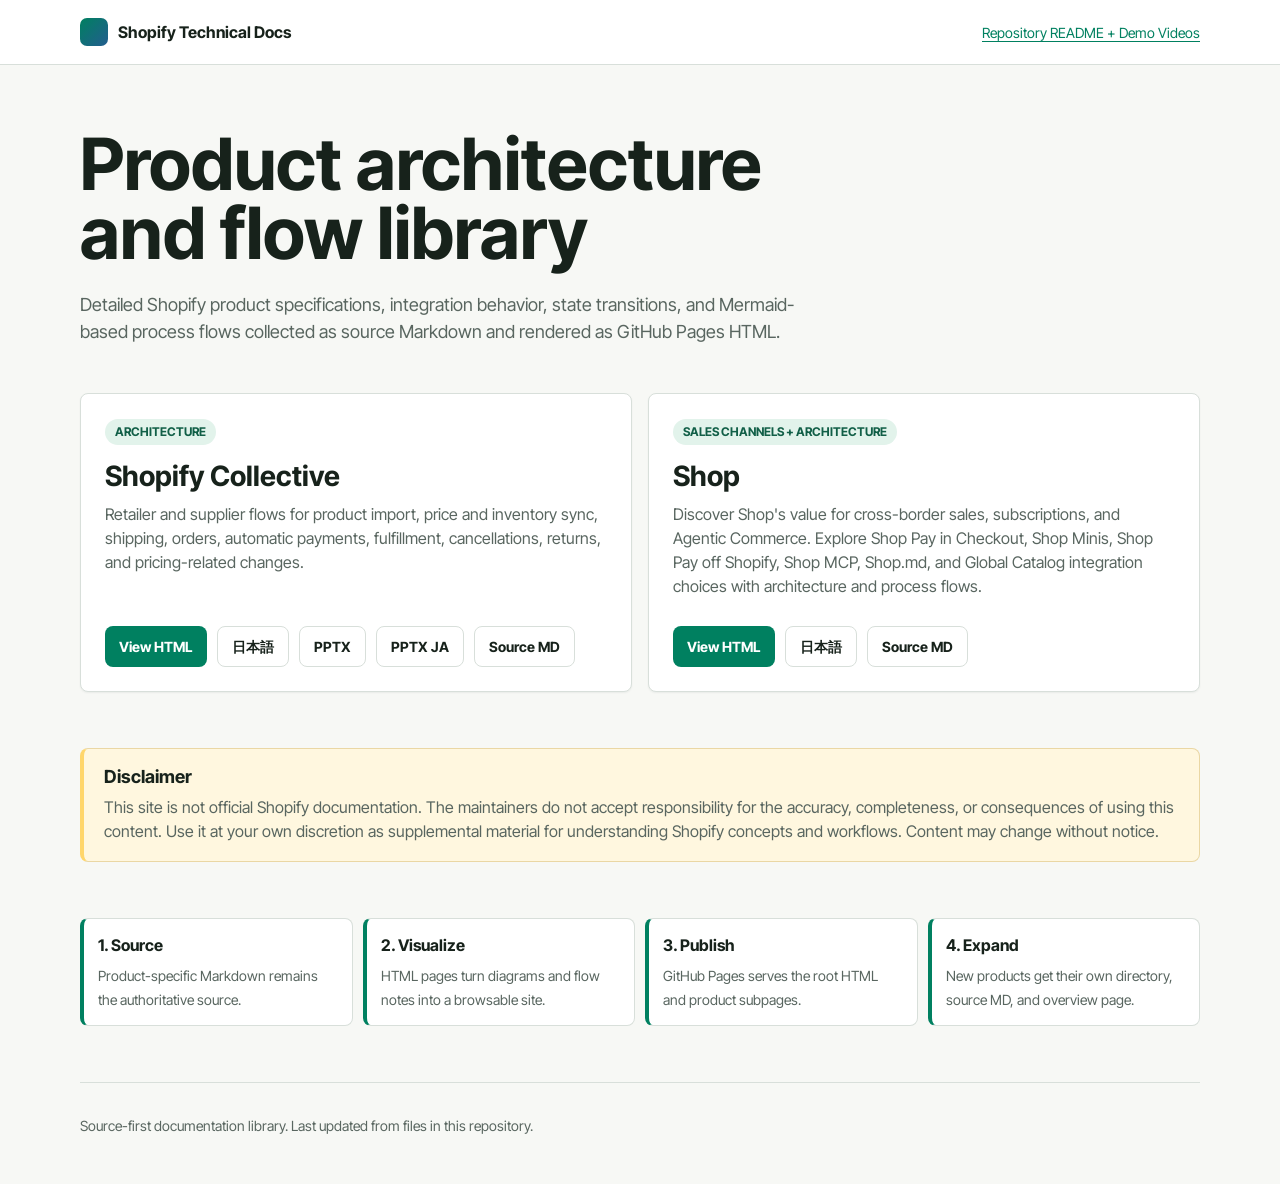
<file: index.html>
<!doctype html>
<html lang="en">
  <head>
    <meta charset="utf-8">
    <meta name="viewport" content="width=device-width, initial-scale=1">
    <title>Shopify Technical Docs</title>
    <meta name="description" content="A library of Shopify product specifications, architecture notes, and process flow visualizations.">
    <link rel="preconnect" href="https://fonts.googleapis.com">
    <link rel="preconnect" href="https://fonts.gstatic.com" crossorigin>
    <link href="https://fonts.googleapis.com/css2?family=Inter+Tight:wght@400;500;600;700;800&display=swap" rel="stylesheet">
    <style>
      :root {
        color-scheme: light;
        --ink: #17221b;
        --muted: #596660;
        --line: #d8dfda;
        --paper: #f7f8f5;
        --surface: #ffffff;
        --green: #008060;
        --green-soft: #e2f3eb;
        --blue: #235d8f;
        --blue-soft: #e7f0f8;
        --yellow: #ffd66b;
      }

      * {
        box-sizing: border-box;
      }

      body {
        margin: 0;
        background: var(--paper);
        color: var(--ink);
        font-family: "Inter Tight", ui-sans-serif, system-ui, -apple-system, BlinkMacSystemFont, "Segoe UI", sans-serif;
        line-height: 1.5;
      }

      a {
        color: var(--green);
        text-decoration-thickness: 0.08em;
        text-underline-offset: 0.18em;
      }

      .topbar {
        border-bottom: 1px solid var(--line);
        background: var(--surface);
      }

      .topbar-inner,
      main,
      footer {
        width: min(1120px, calc(100% - 32px));
        margin: 0 auto;
      }

      .topbar-inner {
        display: flex;
        align-items: center;
        justify-content: space-between;
        min-height: 64px;
        gap: 16px;
      }

      .brand {
        display: flex;
        align-items: center;
        gap: 10px;
        font-weight: 700;
      }

      .brand-mark {
        width: 28px;
        height: 28px;
        border-radius: 7px;
        background: linear-gradient(135deg, var(--green), var(--blue));
      }

      .source-actions {
        display: flex;
        flex-wrap: wrap;
        gap: 12px;
      }

      .source-link {
        font-size: 14px;
      }

      .intro {
        padding: 64px 0 40px;
      }

      h1 {
        max-width: 820px;
        margin: 0;
        font-size: clamp(40px, 6vw, 72px);
        line-height: 0.96;
        letter-spacing: 0;
      }

      .intro p {
        max-width: 760px;
        margin: 24px 0 0;
        color: var(--muted);
        font-size: 18px;
      }

      .library-grid {
        display: grid;
        grid-template-columns: repeat(auto-fit, minmax(280px, 1fr));
        gap: 16px;
        padding: 8px 0 56px;
      }

      .product-card {
        display: flex;
        min-height: 260px;
        flex-direction: column;
        justify-content: space-between;
        gap: 28px;
        padding: 24px;
        border: 1px solid var(--line);
        border-radius: 8px;
        background: var(--surface);
        box-shadow: 0 1px 2px rgba(23, 34, 27, 0.06);
      }

      .eyebrow {
        display: inline-flex;
        width: fit-content;
        align-items: center;
        border-radius: 999px;
        padding: 4px 10px;
        background: var(--green-soft);
        color: #115f47;
        font-size: 12px;
        font-weight: 700;
        text-transform: uppercase;
      }

      h2 {
        margin: 16px 0 10px;
        font-size: 28px;
        line-height: 1.1;
        letter-spacing: 0;
      }

      .product-card p {
        margin: 0;
        color: var(--muted);
      }

      .actions {
        display: flex;
        flex-wrap: wrap;
        gap: 10px;
      }

      .button {
        display: inline-flex;
        align-items: center;
        justify-content: center;
        min-height: 40px;
        border-radius: 8px;
        padding: 9px 14px;
        font-size: 14px;
        font-weight: 700;
        text-decoration: none;
      }

      .button.primary {
        background: var(--green);
        color: #ffffff;
      }

      .button.secondary {
        border: 1px solid var(--line);
        background: var(--surface);
        color: var(--ink);
      }

      .workflow {
        display: grid;
        grid-template-columns: repeat(4, minmax(0, 1fr));
        gap: 10px;
        margin: 0 0 56px;
      }

      .workflow-step {
        min-height: 92px;
        border: 1px solid var(--line);
        border-left: 4px solid var(--green);
        border-radius: 8px;
        background: var(--surface);
        padding: 14px;
      }

      .workflow-step strong {
        display: block;
        margin-bottom: 6px;
      }

      .workflow-step span {
        color: var(--muted);
        font-size: 14px;
      }

      .disclaimer {
        margin: 0 0 56px;
        border: 1px solid #ead7a4;
        border-left: 4px solid var(--yellow);
        border-radius: 8px;
        background: #fff7df;
        padding: 18px 20px;
      }

      .disclaimer h2 {
        margin: 0 0 8px;
        font-size: 18px;
      }

      .disclaimer p {
        margin: 0;
        color: var(--muted);
      }

      footer {
        padding: 32px 0 48px;
        border-top: 1px solid var(--line);
        color: var(--muted);
        font-size: 14px;
      }

      @media (max-width: 760px) {
        .topbar-inner {
          align-items: flex-start;
          flex-direction: column;
          padding: 16px 0;
        }

        .intro {
          padding-top: 40px;
        }

        .workflow {
          grid-template-columns: 1fr;
        }
      }
    </style>
  </head>
  <body>
    <header class="topbar">
      <div class="topbar-inner">
        <div class="brand">
          <span class="brand-mark" aria-hidden="true"></span>
          <span>Shopify Technical Docs</span>
        </div>
        <nav class="source-actions" aria-label="Source">
          <a class="source-link" href="https://github.com/shopify-apac-ts/shopify-technical-docs/blob/main/README.md">Repository README + Demo Videos</a>
        </nav>
      </div>
    </header>

    <main>
      <section class="intro" aria-labelledby="page-title">
        <h1 id="page-title">Product architecture and flow library</h1>
        <p>
          Detailed Shopify product specifications, integration behavior, state transitions, and Mermaid-based process flows collected as source Markdown and rendered as GitHub Pages HTML.
        </p>
      </section>

      <section class="library-grid" aria-label="Product documents">
        <article class="product-card">
          <div>
            <span class="eyebrow">Architecture</span>
            <h2>Shopify Collective</h2>
            <p>
              Retailer and supplier flows for product import, price and inventory sync, shipping, orders, automatic payments, fulfillment, cancellations, returns, and pricing-related changes.
            </p>
          </div>
          <div class="actions">
            <a class="button primary" href="./products/shopify-collective/">View HTML</a>
            <a class="button secondary" href="./products/shopify-collective/ja/">日本語</a>
            <a class="button secondary" href="./products/shopify-collective/shopify-collective-architecture.pptx">PPTX</a>
            <a class="button secondary" href="./products/shopify-collective/ja/shopify-collective-architecture-ja.pptx">PPTX JA</a>
            <a class="button secondary" href="https://github.com/shopify-apac-ts/shopify-technical-docs/blob/main/products/shopify-collective/architecture.md">Source MD</a>
          </div>
        </article>
        <article class="product-card">
          <div>
            <span class="eyebrow">Sales channels + Architecture</span>
            <h2>Shop</h2>
            <p>
              Discover Shop's value for cross-border sales, subscriptions, and Agentic Commerce. Explore Shop Pay in Checkout, Shop Minis, Shop Pay off Shopify, Shop MCP, Shop.md, and Global Catalog integration choices with architecture and process flows.
            </p>
          </div>
          <div class="actions">
            <a class="button primary" href="./products/shop/">View HTML</a>
            <a class="button secondary" href="./products/shop/ja/">日本語</a>
            <a class="button secondary" href="https://github.com/shopify-apac-ts/shopify-technical-docs/blob/main/products/shop/architecture.md">Source MD</a>
          </div>
        </article>
      </section>

      <section class="disclaimer" aria-labelledby="disclaimer-title">
        <h2 id="disclaimer-title">Disclaimer</h2>
        <p>
          This site is not official Shopify documentation. The maintainers do not accept responsibility for the accuracy, completeness, or consequences of using this content. Use it at your own discretion as supplemental material for understanding Shopify concepts and workflows. Content may change without notice.
        </p>
      </section>

      <section class="workflow" aria-label="Publishing model">
        <div class="workflow-step">
          <strong>1. Source</strong>
          <span>Product-specific Markdown remains the authoritative source.</span>
        </div>
        <div class="workflow-step">
          <strong>2. Visualize</strong>
          <span>HTML pages turn diagrams and flow notes into a browsable site.</span>
        </div>
        <div class="workflow-step">
          <strong>3. Publish</strong>
          <span>GitHub Pages serves the root HTML and product subpages.</span>
        </div>
        <div class="workflow-step">
          <strong>4. Expand</strong>
          <span>New products get their own directory, source MD, and overview page.</span>
        </div>
      </section>
    </main>

    <footer>
      Source-first documentation library. Last updated from files in this repository.
    </footer>
  </body>
</html>
</file>
